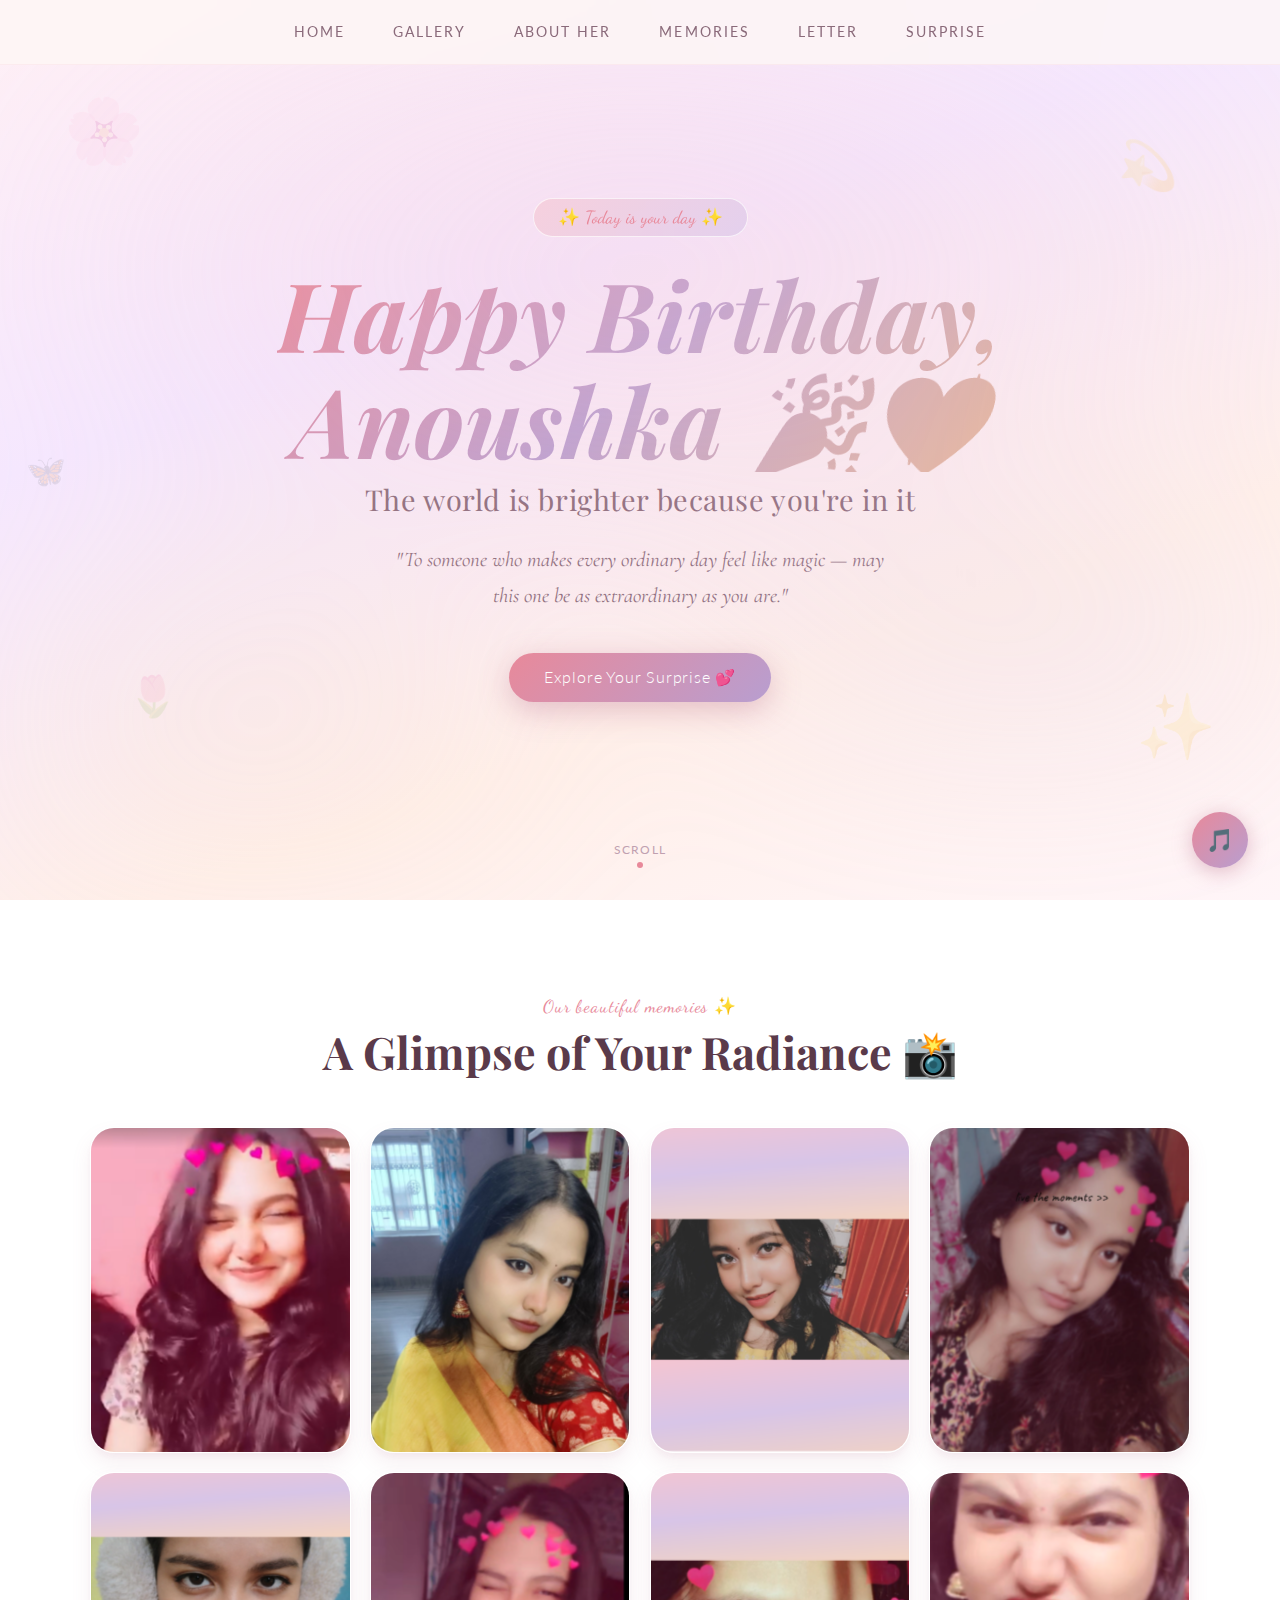
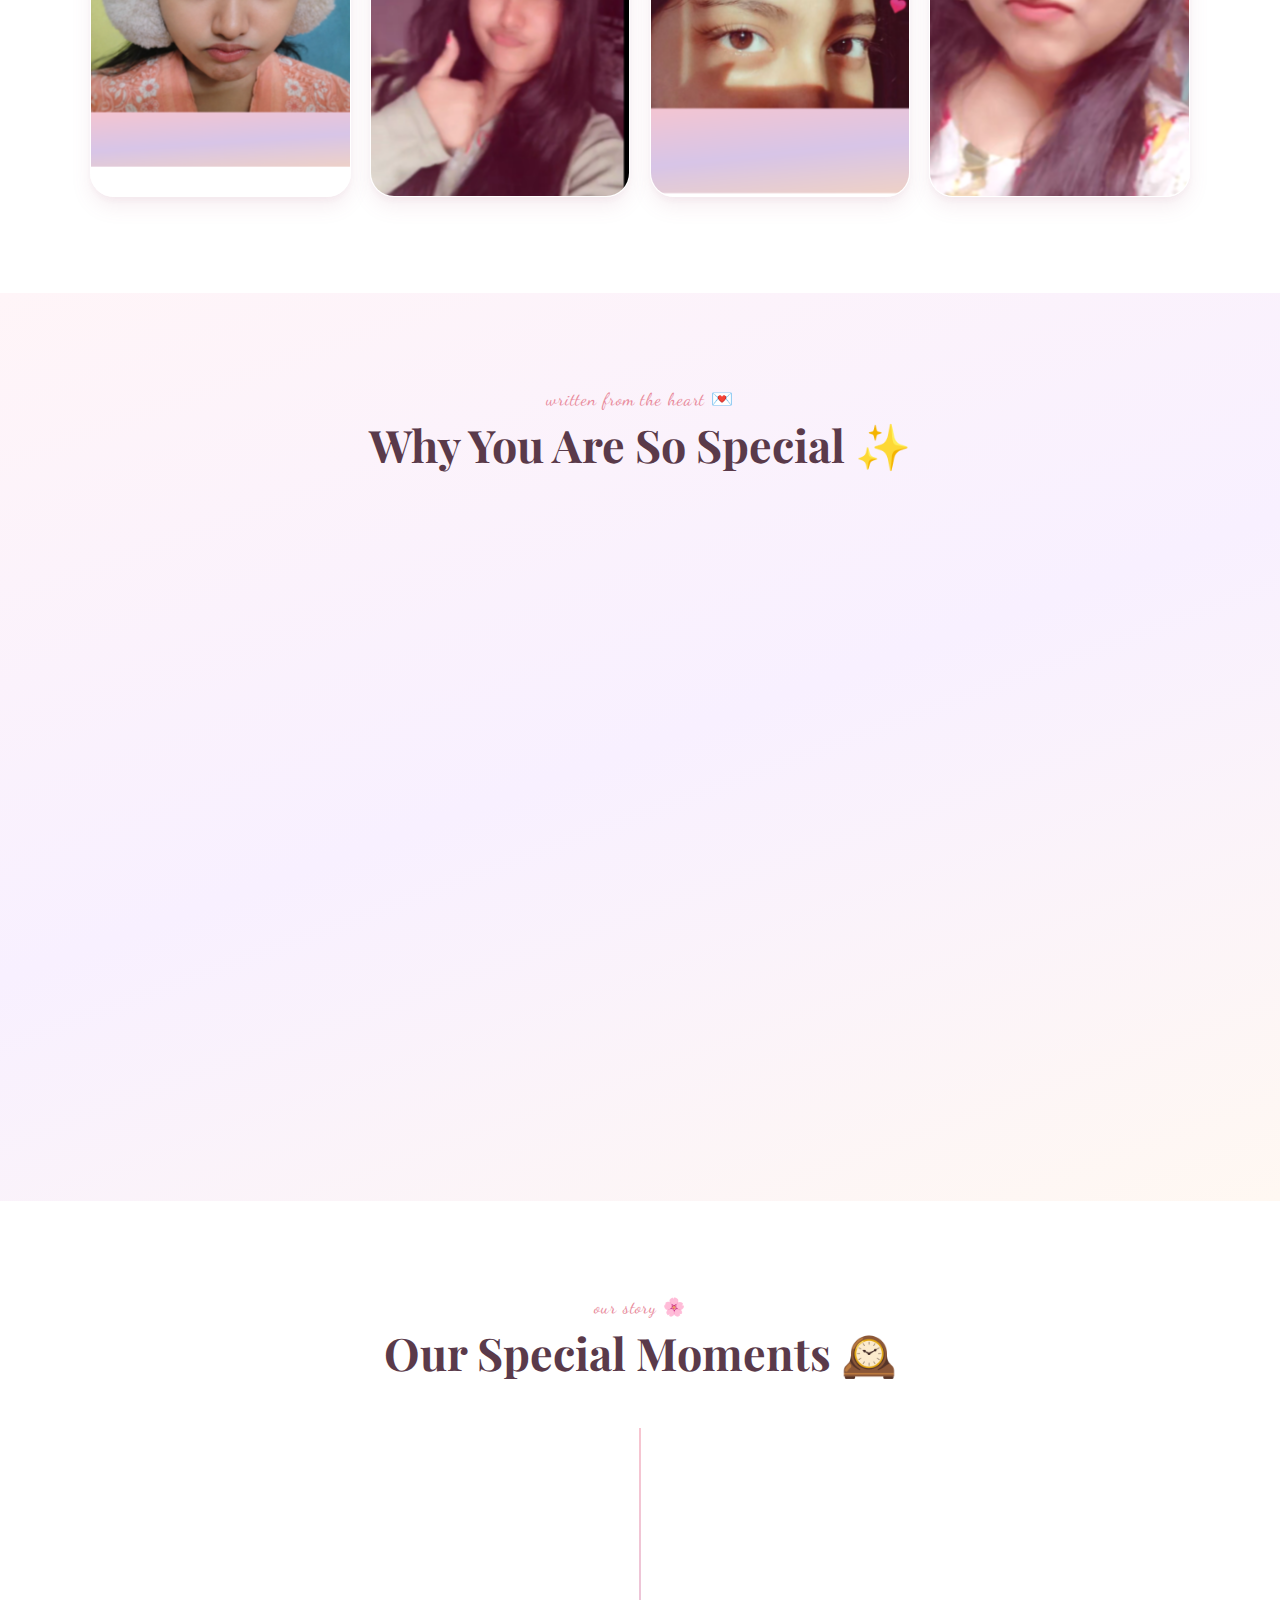
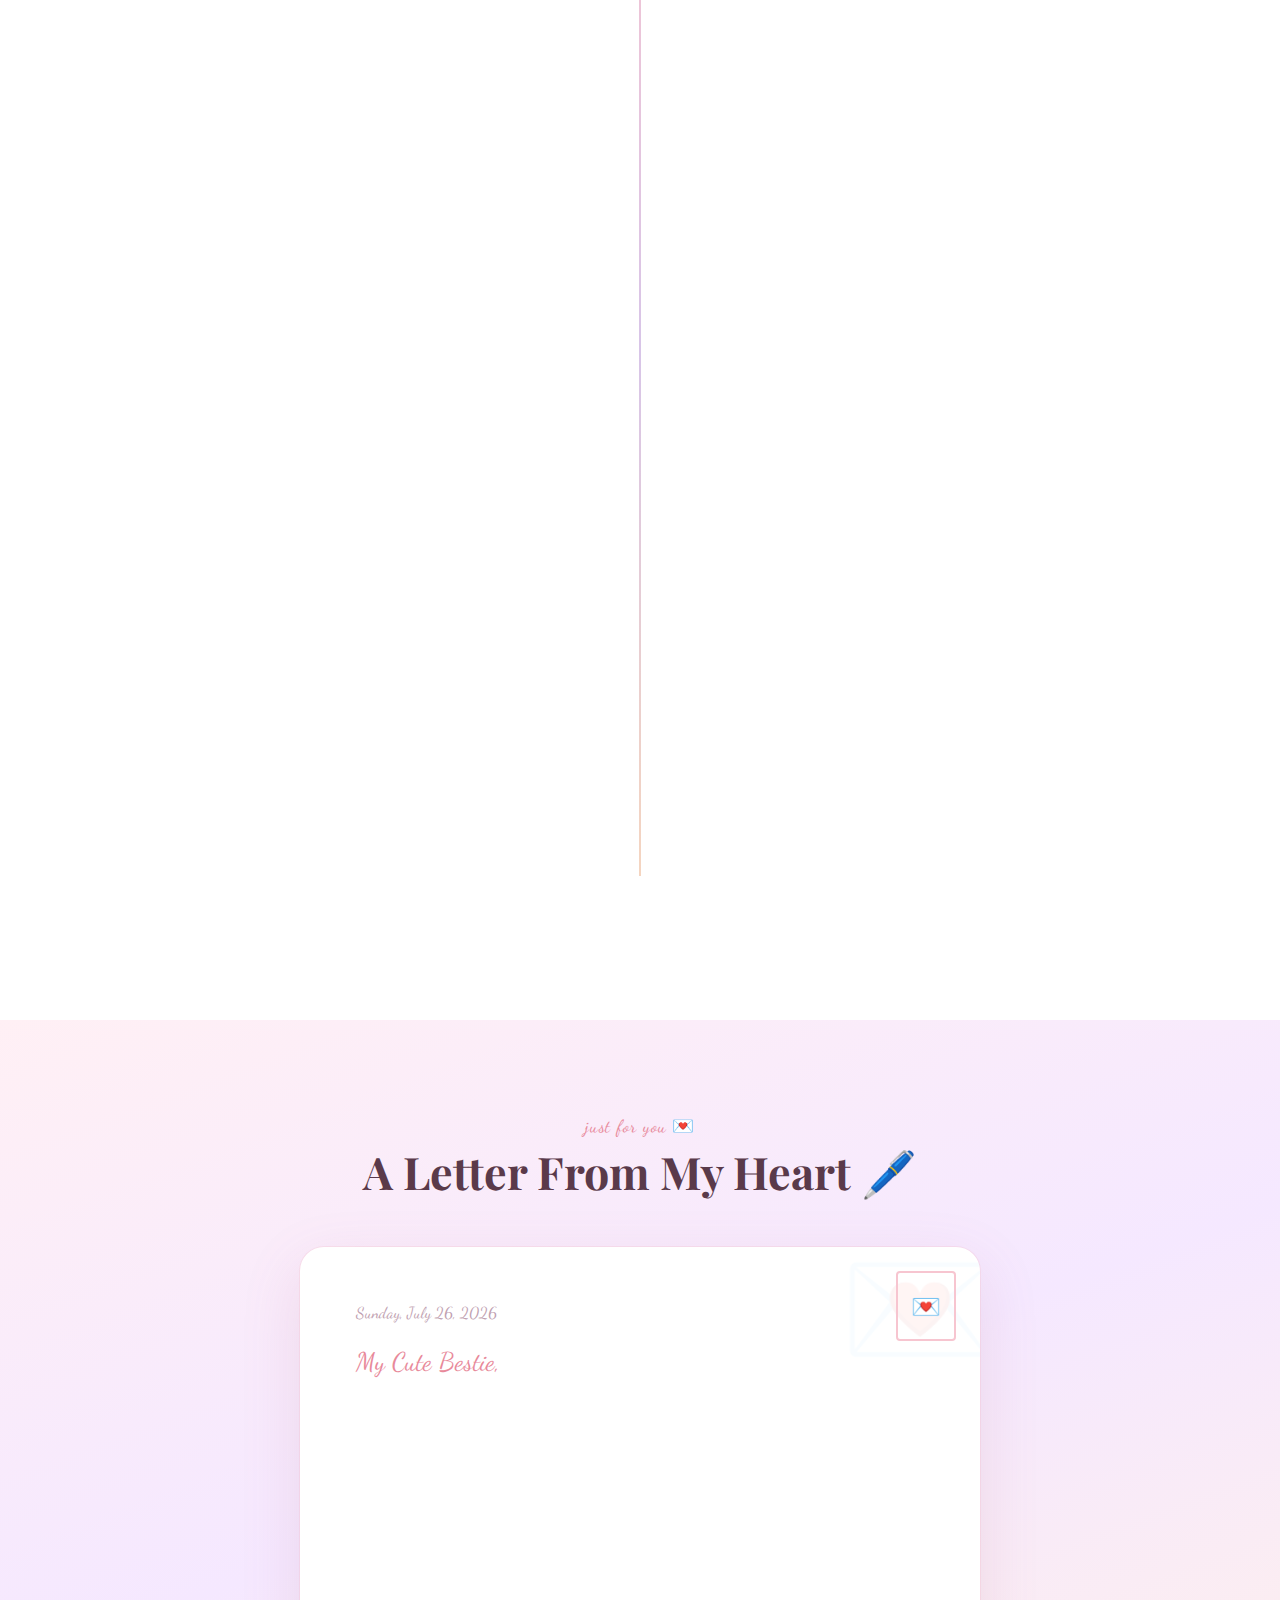
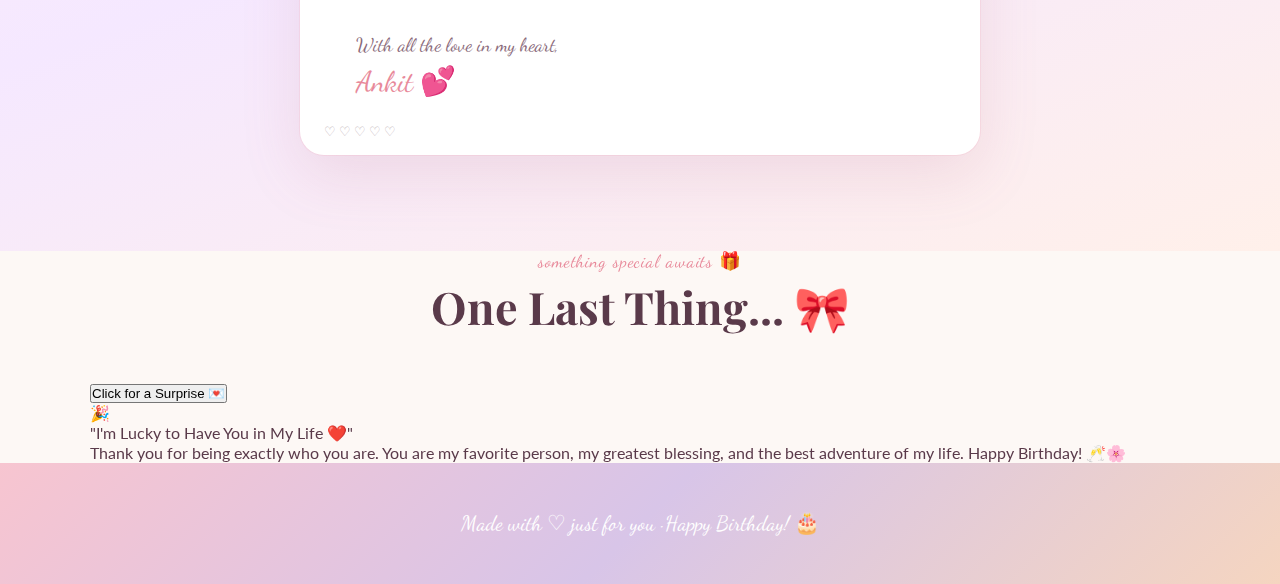
<file: index.html>
<!DOCTYPE html>
<html lang="en">
<head>
  <meta charset="UTF-8" />
  <meta name="viewport" content="width=device-width, initial-scale=1.0" />
  <title>Happy Birthday, Anoushka 💖</title>

  <!-- Google Fonts -->
  <link rel="preconnect" href="https://fonts.googleapis.com" />
  <link rel="preconnect" href="https://fonts.gstatic.com" crossorigin />
  <link href="https://fonts.googleapis.com/css2?family=Playfair+Display:ital,wght@0,400;0,700;1,400;1,700&family=Cormorant+Garamond:ital,wght@0,300;0,400;1,300;1,400&family=Dancing+Script:wght@400;600;700&family=Lato:wght@300;400&display=swap" rel="stylesheet" />

  <!-- External Stylesheet -->
  <link rel="stylesheet" href="style.css" />
</head>
<body>

  <!-- ===== NAVIGATION ===== -->
  <nav>
    <a href="#hero">Home</a>
    <a href="#gallery">Gallery</a>
    <a href="#special">About Her</a>
    <a href="#moments">Memories</a>
    <a href="#letter">Letter</a>
    <a href="#surprise">Surprise</a>
  </nav>

  <!-- ===== FLOATING PARTICLES ===== -->
  <div id="particles"></div>

  <!-- ===== MUSIC BUTTON ===== -->
  <button id="music-btn" title="Play / Pause Music">🎵</button>
  <!--
    To add music: uncomment the <source> below and set your file path.
  -->
  <audio id="bg-music" loop>
    <!-- <source src="music.mp3" type="audio/mpeg" /> -->
  </audio>

  <!-- ===== CONFETTI CANVAS ===== -->
  <canvas id="confetti-canvas"></canvas>


  <!-- ================================================================
       HERO SECTION
  ================================================================ -->
  <section id="hero">
    <div class="hero-decoration">🌸</div>
    <div class="hero-decoration">💫</div>
    <div class="hero-decoration">🌷</div>
    <div class="hero-decoration">✨</div>
    <div class="hero-decoration">🦋</div>

    <div class="hero-badge">✨ Today is your day ✨</div>

    <!-- Change "My Dearest!" to her name -->
    <h1 class="hero-name">Happy Birthday,<br />Anoushka 🎉💖</h1>  
    <p class="hero-title">The world is brighter because you're in it</p>
    <p class="hero-subtitle">
      "To someone who makes every ordinary day feel like magic —
      may this one be as extraordinary as you are."
    </p>

    <a href="#gallery" class="hero-cta">Explore Your Surprise 💕</a>

    <div class="scroll-hint">
      <span>scroll</span>
      <div class="scroll-dot"></div>
    </div>
  </section>


  <!-- ================================================================
       PHOTO GALLERY
       Replace photo-placeholder divs with <img src="photo.jpg" />
  ================================================================ -->
  <section id="gallery">
    <div class="container">
      <div class="section-header">
        <span class="section-tag">Our beautiful memories ✨</span>
        <h2 class="section-title">A Glimpse of Your Radiance 📸</h2>
      </div>

      <div class="photo-grid" id="photo-grid">
        <div class="photo-card" onclick="openLightbox(this)">
          <div > <img src="smile.jpeg" /> </div>
          <div class="photo-overlay"><span class="photo-caption">Your beautiful smile ✨</span></div>
        </div>
        <div class="photo-card" onclick="openLightbox(this)">
          <div > <img src="glowing.jpg" /> </div>
          <div class="photo-overlay"><span class="photo-caption">Always glowing 💕</span></div>
        </div>
        <div class="photo-card"  onclick="openLightbox(this)">
          <div > <img src="purejoy.png" /> </div>
          <div class="photo-overlay"><span class="photo-caption">Pure joy 🌟</span></div>
        </div>
        <div class="photo-card" onclick="openLightbox(this)">
          <div > <img src="effortless.png" /> </div>
          <div class="photo-overlay"><span class="photo-caption">Effortlessly you 🌸</span></div>
        </div>
        <div class="photo-card" onclick="openLightbox(this)">
          <div > <img src="myfav.png" /> </div>
          <div class="photo-overlay"><span class="photo-caption">My favorite person 💖</span></div>
        </div>
        <div class="photo-card" onclick="openLightbox(this)">
          <div > <img src="okay.png" /> </div>
          <div class="photo-overlay"><span class="photo-caption">Okie 👍</span></div>
        </div>
        <div class="photo-card" onclick="openLightbox(this)">
          <div > <img src="eyes.png" /> </div>
          <div class="photo-overlay"><span class="photo-caption">Breath-Taking Eyes 👀</span></div>
        </div>
        <div class="photo-card" onclick="openLightbox(this)">
          <div > <img src="anger.png" /> </div>
          <div class="photo-overlay"><span class="photo-caption">Adorable Anger 😤</span></div>
        </div>
         
      </div>
     
  </section>

  <!-- Lightbox -->
  <div id="lightbox">
    <div id="lightbox-content">
      <div id="lightbox-img-container"></div>
      <button id="lightbox-close" onclick="closeLightbox()">✕</button>
    </div>
  </div>


  <!-- ================================================================
       WHY YOU ARE SO SPECIAL
  ================================================================ -->
  <section id="special">
    <div class="container">
      <div class="section-header">
        <span class="section-tag">written from the heart 💌</span>
        <h2 class="section-title">Why You Are So Special ✨</h2>
      </div>
      <div class="special-grid">
        <div class="special-card">
          <div class="card-icon">🌟</div>
          <h3 class="card-title">Your Kindness</h3>
          <p class="card-desc">You have a heart so full of warmth, you make everyone around you feel seen, valued, and loved without even trying.</p>
        </div>
        <div class="special-card">
          <div class="card-icon">😊</div>
          <h3 class="card-title">That Smile of Yours</h3>
          <p class="card-desc">Your smile is my favorite sight, because it turns ordinary moments into memories I never want to forget.</p>
        </div>
        <div class="special-card">
          <div class="card-icon">💪</div>
          <h3 class="card-title">Your Strength</h3>
          <p class="card-desc">You face storms with grace. You bend but never break, and through every challenge, you come out even more beautiful.</p>
        </div>
        <div class="special-card">
          <div class="card-icon">🎨</div>
          <h3 class="card-title">Your Creativity</h3>
          <p class="card-desc">You see the world differently — in color, in layers, in poetry — and you have the rare gift of helping others see it that way too.</p>
        </div>
        <div class="special-card">
          <div class="card-icon">🦋</div>
          <h3 class="card-title">Your Spirit</h3>
          <p class="card-desc">Free, curious, and wonderfully alive — there's an energy about you that can't be contained, and honestly, it's magnetic.</p>
        </div>
        <div class="special-card">
          <div class="card-icon">💖</div>
          <h3 class="card-title">Simply Being You</h3>
          <p class="card-desc">There is no one else in the world quite like you. And that fact alone makes today worth celebrating in the biggest way possible.</p>
        </div>
      </div>
    </div>
  </section>


  <!-- ================================================================
       OUR SPECIAL MOMENTS (TIMELINE)
  ================================================================ -->
  <section id="moments">
    <div class="container">
      <div class="section-header">
        <span class="section-tag">our story 🌸</span>
        <h2 class="section-title">Our Special Moments 🕰️</h2>
      </div>
      <div class="timeline">

        <div class="timeline-item">
          <div class="timeline-content">
            <p class="timeline-date">📅 The Very Beginning</p>
            <h3 class="timeline-memory">The Day We Met</h3>
            <p class="timeline-desc">Neither of us knew then just how much that moment would matter. Looking back, it was the beginning of something truly beautiful.</p>
          </div>
          <div class="timeline-dot-wrapper"><div class="timeline-dot"></div></div>
          <div style="flex:1"></div>
        </div>

        <div class="timeline-item">
          <div style="flex:1"></div>
          <div class="timeline-dot-wrapper"><div class="timeline-dot"></div></div>
          <div class="timeline-content">
            <p class="timeline-date">📅 One Unforgettable Evening</p>
            <h3 class="timeline-memory">That Conversation</h3>
            <p class="timeline-desc">We talked until we forgot about time. Those hours felt like minutes. I think that's when I knew you were someone extraordinary.</p>
          </div>
        </div>

        <div class="timeline-item">
          <div class="timeline-content">
            <p class="timeline-date">📅 The Adventure</p>
            <h3 class="timeline-memory">When We Got Lost Together</h3>
            <p class="timeline-desc">Somehow, being lost with you felt better than knowing exactly where I was going. Every wrong turn became the right one.</p>
          </div>
          <div class="timeline-dot-wrapper"><div class="timeline-dot"></div></div>
          <div style="flex:1"></div>
        </div>

        <div class="timeline-item">
          <div style="flex:1"></div>
          <div class="timeline-dot-wrapper"><div class="timeline-dot"></div></div>
          <div class="timeline-content">
            <p class="timeline-date">📅 A Quiet Moment</p>
            <h3 class="timeline-memory">When You Were There for Me</h3>
            <p class="timeline-desc">You didn't say much, but you were there. Steady and warm. That kind of presence is rare and I will never take it for granted.</p>
          </div>
        </div>

        <div class="timeline-item">
          <div class="timeline-content">
            <p class="timeline-date">📅 Today</p>
            <h3 class="timeline-memory">Your Birthday 🎂</h3>
            <p class="timeline-desc">And here we are — celebrating you, the way you deserve. This is just one of many chapters still to come in our beautiful story.</p>
          </div>
          <div class="timeline-dot-wrapper"><div class="timeline-dot"></div></div>
          <div style="flex:1"></div>
        </div>

      </div>
    </div>
  </section>


  <!-- ================================================================
       SPECIAL LETTER  (edit letterText in script.js)
  ================================================================ -->
  <section id="letter">
    <div class="container">
      <div class="section-header">
        <span class="section-tag">just for you 💌</span>
        <h2 class="section-title">A Letter From My Heart 🖊️</h2>
      </div>
      <div class="letter-card">
        <div class="letter-stamp">💌</div>
        <p class="letter-date" id="letter-date"></p>
        <p class="letter-salutation">My Cute Bestie,</p>
        <p class="letter-body" id="letter-text"></p>
        <div class="letter-closing">
          <p>With all the love in my heart,</p>
          <p class="letter-signature">Ankit 💕</p>
        </div>
        <div class="letter-hearts">♡ ♡ ♡ ♡ ♡</div>
      </div>
    </div>
  </section>


  <!-- ================================================================
       SURPRISE ENDING
  ================================================================ -->
  <section id="surprise">
    <div class="container">
      <div class="section-header">
        <span class="section-tag">something special awaits 🎁</span>
        <h2 class="section-title">One Last Thing... 🎀</h2>
      </div>
      <button class="surprise-btn" onclick="triggerSurprise()">
        Click for a Surprise 💌
      </button>
      <div id="surprise-reveal">
        <span class="surprise-emoji">🎉</span>
        <p class="surprise-message">"I'm Lucky to Have You in My Life ❤️"</p>
        <p class="surprise-sub">
          Thank you for being exactly who you are. You are my favorite person,
          my greatest blessing, and the best adventure of my life. Happy Birthday! 🥂🌸
        </p>
      </div>
    </div>
  </section>


  <!-- ===== FOOTER ===== -->
  <footer>
    Made with ♡ just for you · Happy Birthday! 🎂
  </footer>

  <!-- External Script -->
  <script src="script.js"></script>

</body>
</html>
</file>
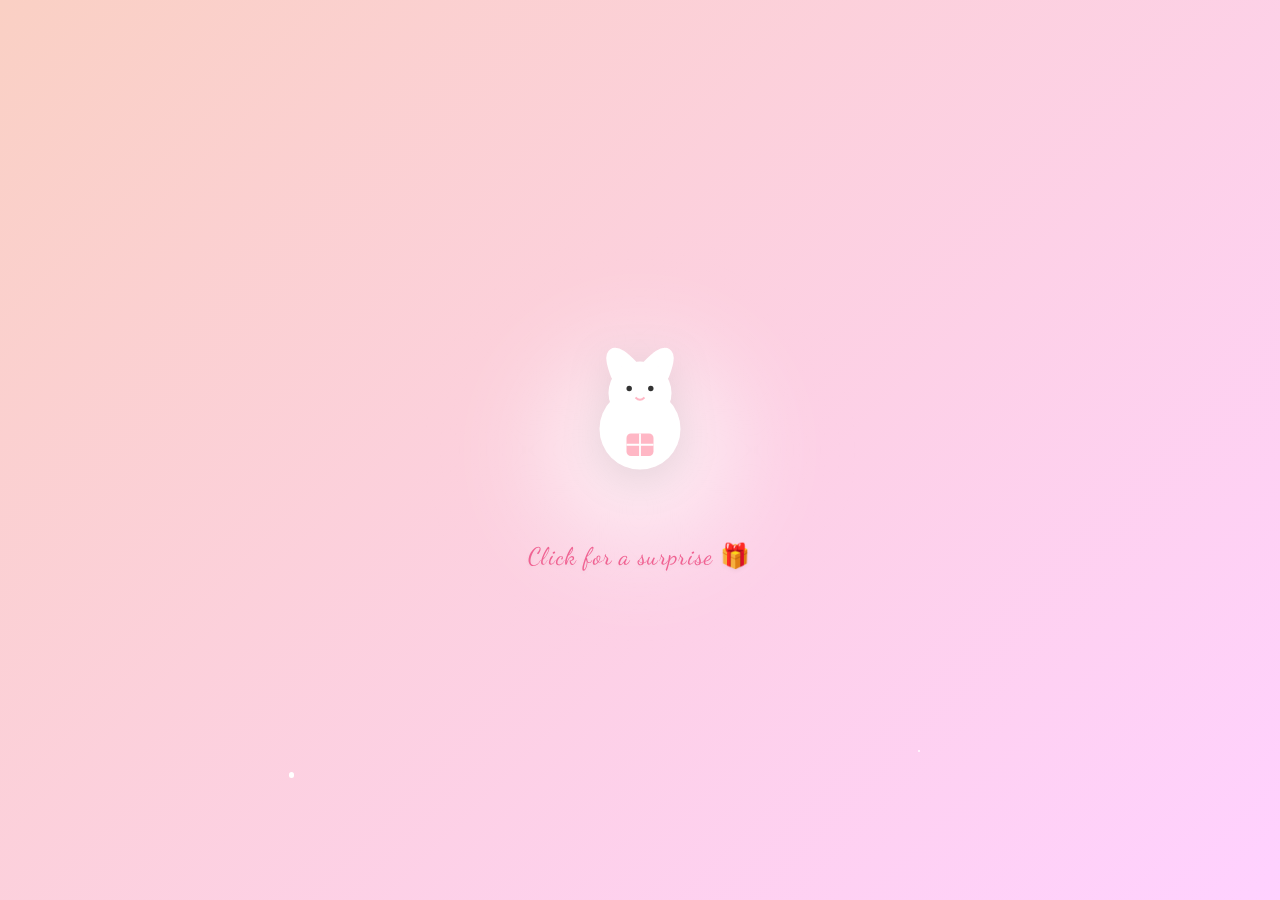
<file: welcome.html>
<!DOCTYPE html>
<html lang="en">

<head>
  <meta charset="UTF-8">
  <meta name="viewport" content="width=device-width, initial-scale=1.0">
  <title>A Little Surprise for You ✨</title>
  <link rel="stylesheet" href="entry.css">
  <link href="https://fonts.googleapis.com/css2?family=Dancing+Script:wght@600&family=Lato:wght@300;400&display=swap"
    rel="stylesheet">
</head>

<body>
  <div id="particles"></div>

  <div class="entry-container">
    <div class="glow-bg"></div>

    <div class="sticker-wrapper" id="entry-trigger">
      <div class="sticker">
        <!-- Cute Bunny SVG Illustration -->
        <svg viewBox="0 0 200 200" xmlns="http://www.w3.org/2000/svg">
          <circle cx="100" cy="110" r="45" fill="#FFF" /> <!-- Body -->
          <circle cx="100" cy="70" r="35" fill="#FFF" /> <!-- Head -->
          <path d="M75 50 Q60 10 90 40" stroke="#FFF" stroke-width="15" fill="none" stroke-linecap="round" />
          <!-- Left Ear -->
          <path d="M125 50 Q140 10 110 40" stroke="#FFF" stroke-width="15" fill="none" stroke-linecap="round" />
          <!-- Right Ear -->
          <circle cx="88" cy="65" r="3" fill="#333" /> <!-- Eye -->
          <circle cx="112" cy="65" r="3" fill="#333" /> <!-- Eye -->
          <path d="M95 75 Q100 80 105 75" stroke="#FFB7C5" stroke-width="2" fill="none" /> <!-- Nose -->
          <rect x="85" y="115" width="30" height="25" rx="5" fill="#FFB7C5" /> <!-- Gift Box -->
          <path d="M100 115 L100 140 M85 127.5 L115 127.5" stroke="#FFF" stroke-width="2" /> <!-- Box Ribbon -->
        </svg>
      </div>
      <p class="click-hint">Click for a surprise 🎁</p>
    </div>
  </div>

  <div id="loader" class="loader-overlay">
    <div class="loader-content">
      <div class="heart-loading">💖</div>
      <p class="loader-text">Preparing your magic... ✨</p>
    </div>
  </div>

  <canvas id="confetti-canvas"></canvas>
  <audio id="pop-sound" src="https://assets.mixkit.co/active_storage/sfx/2571/2571-preview.mp3" preload="auto"></audio>

  <script src="entry.js"></script>
</body>

</html>
</file>
<file: style.css>
/* ============================================================
   BIRTHDAY SURPRISE WEBSITE — style.css
   ============================================================ */

/* ===== VARIABLES ===== */
:root {
  --pink: #F7C5D0;
  --pink-deep: #E8899A;
  --lavender: #D8C5E8;
  --lavender-deep: #B89ED0;
  --peach: #F5D5C0;
  --peach-deep: #E8B898;
  --cream: #FDF8F5;
  --white: #FFFFFF;
  --text-dark: #5A3A4A;
  --text-mid: #8A6A7A;
  --text-light: #C0A0B0;
  --gold: #E8C878;
  --shadow: rgba(180, 100, 130, 0.15);
}

/* ===== RESET & BASE ===== */
*,
*::before,
*::after {
  margin: 0;
  padding: 0;
  box-sizing: border-box;
}

html {
  scroll-behavior: smooth;
}

body {
  font-family: 'Lato', sans-serif;
  background: var(--cream);
  color: var(--text-dark);
  overflow-x: hidden;
  cursor: default;
}

/* ===== CUSTOM CURSOR ===== */
.cursor-dot,
.cursor-outline {
  pointer-events: none;
  position: fixed;
  top: 0;
  left: 0;
  transform: translate(-50%, -50%);
  border-radius: 50%;
  opacity: 0;
  transition: opacity 0.3s ease;
  z-index: 10000;
}

.cursor-dot {
  width: 8px;
  height: 8px;
  background-color: var(--pink-deep);
}

.cursor-outline {
  width: 40px;
  height: 40px;
  border: 2px solid var(--pink-deep);
  transition: all 0.15s ease-out;
}

.cursor-outline::after {
  content: '✨';
  position: absolute;
  top: -10px;
  right: -10px;
  font-size: 1rem;
}

body:hover .cursor-dot,
body:hover .cursor-outline {
  opacity: 1;
}


/* ===== MUSIC PLAYER ===== */
#music-btn {
  position: fixed;
  bottom: 2rem;
  right: 2rem;
  z-index: 999;
  width: 56px;
  height: 56px;
  border-radius: 50%;
  background: linear-gradient(135deg, var(--pink-deep), var(--lavender-deep));
  border: none;
  cursor: pointer;
  display: flex;
  align-items: center;
  justify-content: center;
  font-size: 1.4rem;
  box-shadow: 0 4px 20px rgba(180, 100, 130, 0.4);
  transition: transform 0.3s, box-shadow 0.3s;
  animation: pulse-btn 2s ease-in-out infinite;
}

#music-btn:hover {
  transform: scale(1.1);
  box-shadow: 0 6px 28px rgba(180, 100, 130, 0.6);
}

@keyframes pulse-btn {

  0%,
  100% {
    box-shadow: 0 4px 20px rgba(180, 100, 130, 0.4);
  }

  50% {
    box-shadow: 0 4px 30px rgba(180, 100, 130, 0.7);
  }
}

/* ===== FLOATING PARTICLES ===== */
#particles {
  position: fixed;
  top: 0;
  left: 0;
  width: 100%;
  height: 100%;
  pointer-events: none;
  z-index: 0;
}

.particle {
  position: absolute;
  pointer-events: none;
  animation: floatUp linear infinite;
  opacity: 0;
}

@keyframes floatUp {
  0% {
    transform: translateY(100vh) rotate(0deg);
    opacity: 0;
  }

  10% {
    opacity: 1;
  }

  90% {
    opacity: 0.8;
  }

  100% {
    transform: translateY(-10vh) rotate(360deg);
    opacity: 0;
  }
}

/* ===== SECTION COMMON ===== */
section {
  position: relative;
  z-index: 1;
}

.section-tag {
  display: inline-block;
  font-family: 'Dancing Script', cursive;
  font-size: 1.1rem;
  color: var(--pink-deep);
  letter-spacing: 0.05em;
  margin-bottom: 0.5rem;
}

.section-title {
  font-family: 'Playfair Display', serif;
  font-size: clamp(1.8rem, 4vw, 2.8rem);
  color: var(--text-dark);
  line-height: 1.2;
  margin-bottom: 1.5rem;
}

/* ===== NAVIGATION ===== */
nav {
  position: fixed;
  top: 0;
  left: 0;
  right: 0;
  z-index: 100;
  padding: 1.5rem 2rem;
  display: flex;
  justify-content: center;
  gap: 3rem;
  background: rgba(253, 248, 245, 0.7);
  backdrop-filter: blur(20px);
  border-bottom: 1px solid rgba(247, 197, 208, 0.2);
  transition: all 0.4s ease;
}

nav a {
  font-family: 'Lato', sans-serif;
  font-size: 0.85rem;
  font-weight: 400;
  letter-spacing: 0.15em;
  text-transform: uppercase;
  color: var(--text-mid);
  text-decoration: none;
  transition: all 0.3s ease;
  position: relative;
}

nav a::after {
  content: '';
  position: absolute;
  bottom: -5px;
  left: 0;
  width: 0;
  height: 2px;
  background: var(--pink-deep);
  transition: width 0.3s ease;
}

nav a:hover {
  color: var(--pink-deep);
}

nav a:hover::after {
  width: 100%;
}


/* ===== HERO SECTION ===== */
#hero {
  min-height: 100vh;
  display: flex;
  flex-direction: column;
  align-items: center;
  justify-content: center;
  text-align: center;
  padding: 2rem;
  background: linear-gradient(160deg, #FFF0F5 0%, #F5E8FF 35%, #FFF0EA 70%, #FFF5F8 100%);
  position: relative;
  overflow: hidden;
}

#hero::before {
  content: '';
  position: absolute;
  inset: 0;
  background:
    radial-gradient(ellipse 80% 60% at 50% 30%, rgba(247, 197, 208, 0.3) 0%, transparent 70%),
    radial-gradient(ellipse 60% 40% at 80% 70%, rgba(216, 197, 232, 0.2) 0%, transparent 60%),
    radial-gradient(ellipse 50% 50% at 20% 80%, rgba(245, 213, 192, 0.2) 0%, transparent 60%);
  filter: blur(80px);
  /* Enhanced soft glow */
  animation: bgShimmer 12s ease-in-out infinite alternate;
}

@keyframes bgShimmer {
  0% {
    transform: scale(1);
    opacity: 0.6;
  }

  100% {
    transform: scale(1.1);
    opacity: 0.9;
  }
}

.hero-decoration {
  position: absolute;
  font-size: 4rem;
  opacity: 0.12;
  animation: decorFloat 6s ease-in-out infinite;
}

.hero-decoration:nth-child(1) {
  top: 10%;
  left: 5%;
  animation-delay: 0s;
}

.hero-decoration:nth-child(2) {
  top: 15%;
  right: 8%;
  animation-delay: 1.5s;
  font-size: 3rem;
}

.hero-decoration:nth-child(3) {
  bottom: 20%;
  left: 10%;
  animation-delay: 3s;
  font-size: 2.5rem;
}

.hero-decoration:nth-child(4) {
  bottom: 15%;
  right: 5%;
  animation-delay: 2s;
}

.hero-decoration:nth-child(5) {
  top: 50%;
  left: 2%;
  animation-delay: 4s;
  font-size: 2rem;
}

@keyframes decorFloat {

  0%,
  100% {
    transform: translateY(0) rotate(0deg);
  }

  50% {
    transform: translateY(-20px) rotate(10deg);
  }
}

.hero-badge {
  display: inline-block;
  background: linear-gradient(135deg, rgba(247, 197, 208, 0.6), rgba(216, 197, 232, 0.6));
  backdrop-filter: blur(8px);
  border: 1px solid rgba(255, 255, 255, 0.7);
  border-radius: 50px;
  padding: 0.5rem 1.5rem;
  font-family: 'Dancing Script', cursive;
  font-size: 1.1rem;
  color: var(--pink-deep);
  margin-bottom: 1.5rem;
  animation: fadeInDown 1s ease both;
}

.hero-name {
  font-family: 'Playfair Display', serif;
  font-size: clamp(2.8rem, 8vw, 6rem);
  font-style: italic;
  background: linear-gradient(135deg, #E8899A, #B89ED0, #E8B898);
  -webkit-background-clip: text;
  -webkit-text-fill-color: transparent;
  background-clip: text;
  line-height: 1.1;
  margin-bottom: 0.5rem;
  animation: fadeInDown 1s 0.3s ease both;
}

.hero-title {
  font-family: 'Playfair Display', serif;
  font-size: clamp(1.2rem, 3vw, 1.8rem);
  color: var(--text-mid);
  font-weight: 400;
  margin-bottom: 1.5rem;
  letter-spacing: 0.02em;
  animation: fadeInDown 1s 0.6s ease both;
}

.hero-subtitle {
  font-family: 'Cormorant Garamond', serif;
  font-size: clamp(1rem, 2.5vw, 1.3rem);
  color: var(--text-mid);
  font-style: italic;
  max-width: 500px;
  line-height: 1.7;
  margin-bottom: 2.5rem;
  animation: fadeInDown 1s 0.9s ease both;
}

.hero-cta {
  display: inline-flex;
  align-items: center;
  gap: 0.5rem;
  background: linear-gradient(135deg, var(--pink-deep), var(--lavender-deep));
  color: white;
  text-decoration: none;
  padding: 0.9rem 2.2rem;
  border-radius: 50px;
  font-family: 'Lato', sans-serif;
  font-size: 1rem;
  font-weight: 300;
  letter-spacing: 0.05em;
  box-shadow: 0 8px 30px rgba(180, 100, 130, 0.35);
  transition: transform 0.3s, box-shadow 0.3s, background 0.3s;
  animation: fadeInDown 1s 1.2s ease both;
  position: relative;
  overflow: hidden;
}

.hero-cta::before {
  content: '';
  position: absolute;
  top: 0;
  left: -100%;
  width: 100%;
  height: 100%;
  background: linear-gradient(90deg, transparent, rgba(255, 255, 255, 0.4), transparent);
  transition: 0.5s;
}

.hero-cta:hover::before {
  left: 100%;
}

.hero-cta:hover {
  transform: translateY(-5px);
  box-shadow: 0 12px 40px rgba(180, 100, 130, 0.5);
}

.scroll-hint {
  position: absolute;
  bottom: 2rem;
  display: flex;
  flex-direction: column;
  align-items: center;
  gap: 0.3rem;
  color: var(--text-light);
  font-size: 0.75rem;
  letter-spacing: 0.1em;
  text-transform: uppercase;
  animation: fadeIn 2s 2s ease both;
}

.scroll-dot {
  width: 6px;
  height: 6px;
  border-radius: 50%;
  background: var(--pink-deep);
  animation: scrollDot 1.5s ease-in-out infinite;
}

@keyframes scrollDot {

  0%,
  100% {
    opacity: 1;
    transform: translateY(0);
  }

  50% {
    opacity: 0.3;
    transform: translateY(6px);
  }
}

/* ===== GALLERY SECTION ===== */
#gallery {
  padding: 6rem 2rem;
  background: white;
}

.container {
  max-width: 1100px;
  margin: 0 auto;
}

.section-header {
  text-align: center;
  margin-bottom: 3rem;
}

.photo-grid {
  display: grid;
  grid-template-columns: repeat(auto-fill, minmax(260px, 1fr));
  gap: 1.2rem;
}

.photo-card {
  position: relative;
  border-radius: 24px;
  overflow: hidden;
  aspect-ratio: 4/5;
  cursor: pointer;
  box-shadow:
    0 10px 20px rgba(180, 100, 130, 0.1),
    0 4px 6px rgba(180, 100, 130, 0.05);
  background: rgba(255, 255, 255, 0.7);
  backdrop-filter: blur(12px);
  border: 1px solid rgba(255, 255, 255, 0.6);
  transition: transform 0.1s ease-out, box-shadow 0.3s ease;
  transform-style: preserve-3d;
  perspective: 1000px;
}

.photo-card:hover {
  box-shadow:
    0 30px 60px rgba(180, 100, 130, 0.2),
    0 10px 20px rgba(180, 100, 130, 0.1);
  border-color: rgba(247, 197, 208, 0.8);
}

.photo-card>* {
  transform: translateZ(20px);
  /* Internal depth */
}

.photo-card .photo-placeholder {
  width: 100%;
  height: 100%;
  display: flex;
  flex-direction: column;
  align-items: center;
  justify-content: center;
  gap: 1rem;
  font-size: 3rem;
  background: linear-gradient(160deg, var(--pink), var(--lavender), var(--peach));
  color: var(--text-mid);
  transition: transform 0.4s;
}

.photo-card:hover .photo-placeholder {
  transform: scale(1.05);
}

.photo-card img {
  width: 100%;
  height: 100%;
  object-fit: cover;
  transition: transform 0.4s;
}

.photo-card:hover img {
  transform: scale(1.08);
}

.photo-overlay {
  position: absolute;
  inset: 0;
  background: linear-gradient(to top, rgba(90, 40, 60, 0.6) 0%, transparent 60%);
  opacity: 0;
  transition: opacity 0.3s;
  display: flex;
  align-items: flex-end;
  padding: 1.2rem;
}

.photo-card:hover .photo-overlay {
  opacity: 1;
}

.photo-caption {
  color: white;
  font-family: 'Dancing Script', cursive;
  font-size: 1.1rem;
}

.photo-add-note {
  text-align: center;
  margin-top: 1.5rem;
  font-family: 'Dancing Script', cursive;
  color: var(--text-light);
  font-size: 1rem;
}

/* ===== LIGHTBOX ===== */
#lightbox {
  display: none;
  position: fixed;
  inset: 0;
  z-index: 1000;
  background: rgba(60, 20, 40, 0.85);
  backdrop-filter: blur(10px);
  align-items: center;
  justify-content: center;
}

#lightbox.open {
  display: flex;
}

#lightbox-content {
  position: relative;
  max-width: 90vw;
  max-height: 90vh;
  border-radius: 20px;
  overflow: hidden;
  box-shadow: 0 30px 80px rgba(0, 0, 0, 0.5);
  animation: lbIn 0.3s ease;
}

@keyframes lbIn {
  from {
    transform: scale(0.8);
    opacity: 0;
  }

  to {
    transform: scale(1);
    opacity: 1;
  }
}

#lightbox-img {
  max-width: 90vw;
  max-height: 80vh;
  display: block;
  border-radius: 20px;
}

#lightbox-close {
  position: absolute;
  top: 1rem;
  right: 1rem;
  background: rgba(255, 255, 255, 0.2);
  border: none;
  cursor: pointer;
  width: 40px;
  height: 40px;
  border-radius: 50%;
  color: white;
  font-size: 1.2rem;
  display: flex;
  align-items: center;
  justify-content: center;
}

/* ===== WHY YOU'RE SPECIAL ===== */
#special {
  padding: 6rem 2rem;
  background: linear-gradient(160deg, #FFF5F8, #F8F0FF, #FFF8F2);
}

.special-grid {
  display: grid;
  grid-template-columns: repeat(auto-fill, minmax(240px, 1fr));
  gap: 1.5rem;
  margin-top: 1rem;
}

.special-card {
  background: rgba(255, 255, 255, 0.6);
  backdrop-filter: blur(20px);
  border-radius: 30px;
  padding: 2.5rem 1.8rem;
  text-align: center;
  box-shadow:
    0 15px 35px rgba(180, 100, 130, 0.15),
    0 5px 15px rgba(180, 100, 130, 0.05);
  transition: transform 0.1s ease-out, box-shadow 0.4s ease, border-color 0.4s ease;
  border: 1px solid rgba(255, 255, 255, 0.8);
  opacity: 0;
  transform: translateY(30px);
  transform-style: preserve-3d;
  perspective: 1000px;
}

.special-card:hover {
  border-color: var(--pink-deep);
  box-shadow: 0 25px 50px rgba(180, 100, 130, 0.25);
}

.special-card>* {
  transform: translateZ(30px);
}

.special-card.visible {
  opacity: 1;
  transform: translateY(0);
  transition: opacity 0.6s ease, transform 0.6s cubic-bezier(0.34, 1.56, 0.64, 1), box-shadow 0.4s;
}

.special-card:hover {
  transform: translateY(-6px) scale(1.02);
  box-shadow: 0 12px 35px rgba(180, 100, 130, 0.2);
}

.card-icon {
  font-size: 2.5rem;
  margin-bottom: 1rem;
}

.card-title {
  font-family: 'Playfair Display', serif;
  font-size: 1.1rem;
  color: var(--text-dark);
  margin-bottom: 0.5rem;
}

.card-desc {
  font-family: 'Cormorant Garamond', serif;
  font-size: 1rem;
  color: var(--text-mid);
  line-height: 1.6;
  font-style: italic;
}

/* ===== TIMELINE SECTION ===== */
#moments {
  padding: 6rem 2rem;
  background: white;
}

.timeline {
  position: relative;
  max-width: 700px;
  margin: 2rem auto 0;
}

.timeline::before {
  content: '';
  position: absolute;
  left: 50%;
  top: 0;
  bottom: 0;
  width: 2px;
  background: linear-gradient(to bottom, var(--pink), var(--lavender), var(--peach));
  transform: translateX(-50%);
}

.timeline-item {
  display: flex;
  align-items: flex-start;
  gap: 2rem;
  margin-bottom: 3rem;
  opacity: 0;
  transition: opacity 0.6s ease, transform 0.6s ease;
}

.timeline-item:nth-child(odd) {
  flex-direction: row;
  transform: translateX(-30px);
}

.timeline-item:nth-child(even) {
  flex-direction: row-reverse;
  transform: translateX(30px);
}

.timeline-item.visible {
  opacity: 1;
  transform: translateX(0);
}

.timeline-dot {
  position: absolute;
  left: 50%;
  transform: translateX(-50%);
  width: 16px;
  height: 16px;
  border-radius: 50%;
  background: linear-gradient(135deg, var(--pink-deep), var(--lavender-deep));
  border: 3px solid white;
  box-shadow: 0 0 0 3px rgba(180, 100, 130, 0.2);
  z-index: 2;
}

.timeline-content {
  flex: 1;
  background: linear-gradient(135deg, #FFF5F8, #F8F0FF);
  border-radius: 16px;
  padding: 1.5rem;
  box-shadow: 0 4px 20px var(--shadow);
  border: 1px solid rgba(255, 255, 255, 0.9);
  position: relative;
}

.timeline-item:nth-child(odd) .timeline-content {
  margin-left: auto;
  max-width: 45%;
}

.timeline-item:nth-child(even) .timeline-content {
  margin-right: auto;
  max-width: 45%;
}

.timeline-dot-wrapper {
  position: relative;
  display: flex;
  align-items: flex-start;
  justify-content: center;
  min-width: 16px;
  padding-top: 0.25rem;
}

.timeline-date {
  font-family: 'Dancing Script', cursive;
  font-size: 1rem;
  color: var(--pink-deep);
  margin-bottom: 0.3rem;
}

.timeline-memory {
  font-family: 'Playfair Display', serif;
  font-size: 1.05rem;
  color: var(--text-dark);
  margin-bottom: 0.4rem;
}

.timeline-desc {
  font-size: 0.9rem;
  color: var(--text-mid);
  line-height: 1.6;
  font-family: 'Cormorant Garamond', serif;
  font-style: italic;
}

/* ===== LETTER SECTION ===== */
#letter {
  padding: 6rem 2rem;
  background: linear-gradient(160deg, #FFF0F5, #F5E8FF, #FFF0EA);
}

.letter-card {
  max-width: 680px;
  margin: 0 auto;
  background: white;
  border-radius: 24px;
  padding: 3.5rem;
  box-shadow: 0 20px 60px rgba(180, 100, 130, 0.15), 0 0 0 1px rgba(247, 197, 208, 0.3);
  position: relative;
  overflow: hidden;
}

.letter-card::before {
  content: '💌';
  position: absolute;
  top: -20px;
  right: -20px;
  font-size: 8rem;
  opacity: 0.05;
}

.letter-stamp {
  position: absolute;
  top: 1.5rem;
  right: 1.5rem;
  width: 60px;
  height: 70px;
  border: 2px solid var(--pink);
  border-radius: 4px;
  display: flex;
  align-items: center;
  justify-content: center;
  font-size: 1.5rem;
  color: var(--pink);
}

.letter-date {
  font-family: 'Dancing Script', cursive;
  color: var(--text-light);
  margin-bottom: 1.5rem;
  font-size: 1rem;
}

.letter-salutation {
  font-family: 'Dancing Script', cursive;
  font-size: 1.6rem;
  color: var(--pink-deep);
  margin-bottom: 1.5rem;
}

.letter-body {
  font-family: 'Dancing Script', cursive;
  font-size: 1.05rem;
  line-height: 1.9;
  color: var(--text-dark);
  min-height: 200px;
}

.cursor {
  display: inline-block;
  width: 2px;
  height: 1.1em;
  background: var(--pink-deep);
  vertical-align: text-bottom;
  animation: blink 0.8s step-end infinite;
  margin-left: 2px;
}

@keyframes blink {

  0%,
  100% {
    opacity: 1;
  }

  50% {
    opacity: 0;
  }
}

.letter-closing {
  margin-top: 2rem;
  font-family: 'Dancing Script', cursive;
  font-size: 1.2rem;
  color: var(--text-mid);
}

.letter-signature {
  font-family: 'Dancing Script', cursive;
  font-size: 1.8rem;
  color: var(--pink-deep);
  margin-top: 0.5rem;
}

.letter-hearts {
  position: absolute;
  bottom: 1rem;
  left: 1.5rem;
  font-size: 0.8rem;
  opacity: 0.4;
}


/* ===== FOOTER ===== */
footer {
  padding: 3rem 2rem;
  text-align: center;
  background: linear-gradient(135deg, var(--pink), var(--lavender), var(--peach));
  font-family: 'Dancing Script', cursive;
  font-size: 1.3rem;
  color: white;
}

/* ===== CONFETTI CANVAS ===== */
#confetti-canvas {
  position: fixed;
  top: 0;
  left: 0;
  width: 100%;
  height: 100%;
  pointer-events: none;
  z-index: 998;
  display: none;
}

/* ===== SHARED KEYFRAMES ===== */
@keyframes fadeInDown {
  from {
    opacity: 0;
    transform: translateY(-20px);
  }

  to {
    opacity: 1;
    transform: translateY(0);
  }
}

@keyframes fadeIn {
  from {
    opacity: 0;
  }

  to {
    opacity: 1;
  }
}

/* ===== RESPONSIVE ===== */
@media (max-width: 768px) {
  nav {
    gap: 1rem;
    padding: 0.8rem 1rem;
  }

  nav a {
    font-size: 0.7rem;
  }

  .letter-card {
    padding: 2rem 1.5rem;
  }

  .photo-grid {
    grid-template-columns: repeat(2, 1fr);
  }
}

@media (max-width: 600px) {
  .timeline::before {
    left: 24px;
  }

  .timeline-item,
  .timeline-item:nth-child(even) {
    flex-direction: column !important;
    transform: translateX(0) !important;
    opacity: 0;
    padding-left: 3rem;
  }

  .timeline-item.visible {
    opacity: 1;
  }

  .timeline-dot {
    left: 24px;
  }

  .timeline-item:nth-child(odd) .timeline-content,
  .timeline-item:nth-child(even) .timeline-content {
    max-width: 100%;
    margin: 0;
  }
}
</file>
<file: entry.css>
:root {
    --pink-soft: #FAD0C4;
    --lavender-soft: #FFD1FF;
    --white: #FFFFFF;
    --rose-luxury: #F06292;
}

* {
    margin: 0;
    padding: 0;
    box-sizing: border-box;
}

body {
    width: 100vw;
    height: 100vh;
    overflow: hidden;
    display: flex;
    align-items: center;
    justify-content: center;
    background: linear-gradient(135deg, var(--pink-soft) 0%, var(--lavender-soft) 100%);
    font-family: 'Lato', sans-serif;
    color: var(--rose-luxury);
}

#particles {
    position: fixed;
    inset: 0;
    pointer-events: none;
    z-index: 0;
}

.entry-container {
    position: relative;
    z-index: 10;
    text-align: center;
    cursor: pointer;
}

.glow-bg {
    position: absolute;
    top: 50%;
    left: 50%;
    transform: translate(-50%, -50%);
    width: 300px;
    height: 300px;
    background: radial-gradient(circle, rgba(255, 255, 255, 0.8) 0%, transparent 70%);
    filter: blur(40px);
    z-index: -1;
    animation: pulseGlow 4s infinite alternate ease-in-out;
}

@keyframes pulseGlow {
    from {
        transform: translate(-50%, -50%) scale(1);
        opacity: 0.5;
    }

    to {
        transform: translate(-50%, -50%) scale(1.3);
        opacity: 0.8;
    }
}

.sticker-wrapper {
    transition: transform 0.3s cubic-bezier(0.175, 0.885, 0.32, 1.275);
}

.sticker-wrapper:hover {
    transform: scale(1.1);
}

.sticker {
    width: 180px;
    height: 180px;
    margin: 0 auto;
    filter: drop-shadow(0 10px 20px rgba(0, 0, 0, 0.1));
    animation: float 3s infinite ease-in-out;
}

@keyframes float {

    0%,
    100% {
        transform: translateY(0) rotate(-2deg);
    }

    50% {
        transform: translateY(-15px) rotate(2deg);
    }
}

.click-hint {
    margin-top: 2rem;
    font-family: 'Dancing Script', cursive;
    font-size: 1.5rem;
    letter-spacing: 0.05em;
    animation: fadeInUp 1.5s ease both;
    text-shadow: 0 2px 4px rgba(0, 0, 0, 0.05);
}

@keyframes fadeInUp {
    from {
        transform: translateY(20px);
        opacity: 0;
    }

    to {
        transform: translateY(0);
        opacity: 1;
    }
}

/* Confetti hidden initially */
#confetti-canvas {
    position: fixed;
    inset: 0;
    z-index: 100;
    pointer-events: none;
    display: none;
}

/* Particle effect */
.sparkle {
    position: absolute;
    background: white;
    border-radius: 50%;
    pointer-events: none;
    animation: sparkleAnim 2s linear infinite;
}

@keyframes sparkleAnim {
    0% {
        transform: translateY(0) scale(0);
        opacity: 0;
    }

    50% {
        transform: translateY(-100px) scale(1);
        opacity: 1;
    }

    100% {
        transform: translateY(-200px) scale(0);
        opacity: 0;
    }
}

/* Transition out */
.fade-out {
    animation: fadeToBlur 1.5s forwards ease-in-out;
}

@keyframes fadeToBlur {
    to {
        backdrop-filter: blur(50px);
        opacity: 0;
        filter: contrast(0);
    }
}

body.white-out::after {
    content: '';
    position: fixed;
    inset: 0;
    background: white;
    z-index: 1000;
    animation: slideUp 1.5s forwards cubic-bezier(0.65, 0, 0.35, 1);
}

@keyframes slideUp {
    from {
        transform: translateY(100%);
    }

    to {
        transform: translateY(0);
    }
}

/* Loader Styles */
.loader-overlay {
    position: fixed;
    inset: 0;
    background: linear-gradient(135deg, #FAD0C4 0%, #FFD1FF 100%);
    display: flex;
    align-items: center;
    justify-content: center;
    z-index: 2000;
    opacity: 0;
    pointer-events: none;
    transition: opacity 0.8s ease;
}

.loader-overlay.active {
    opacity: 1;
    pointer-events: all;
}

.loader-content {
    text-align: center;
}

.heart-loading {
    font-size: 4rem;
    animation: heartBeat 1.2s infinite ease-in-out;
}

@keyframes heartBeat {

    0%,
    100% {
        transform: scale(1);
    }

    50% {
        transform: scale(1.3) rotate(10deg);
    }
}

.loader-text {
    margin-top: 1.5rem;
    font-family: 'Dancing Script', cursive;
    font-size: 1.8rem;
    color: var(--rose-luxury);
    letter-spacing: 0.05em;
}
</file>
